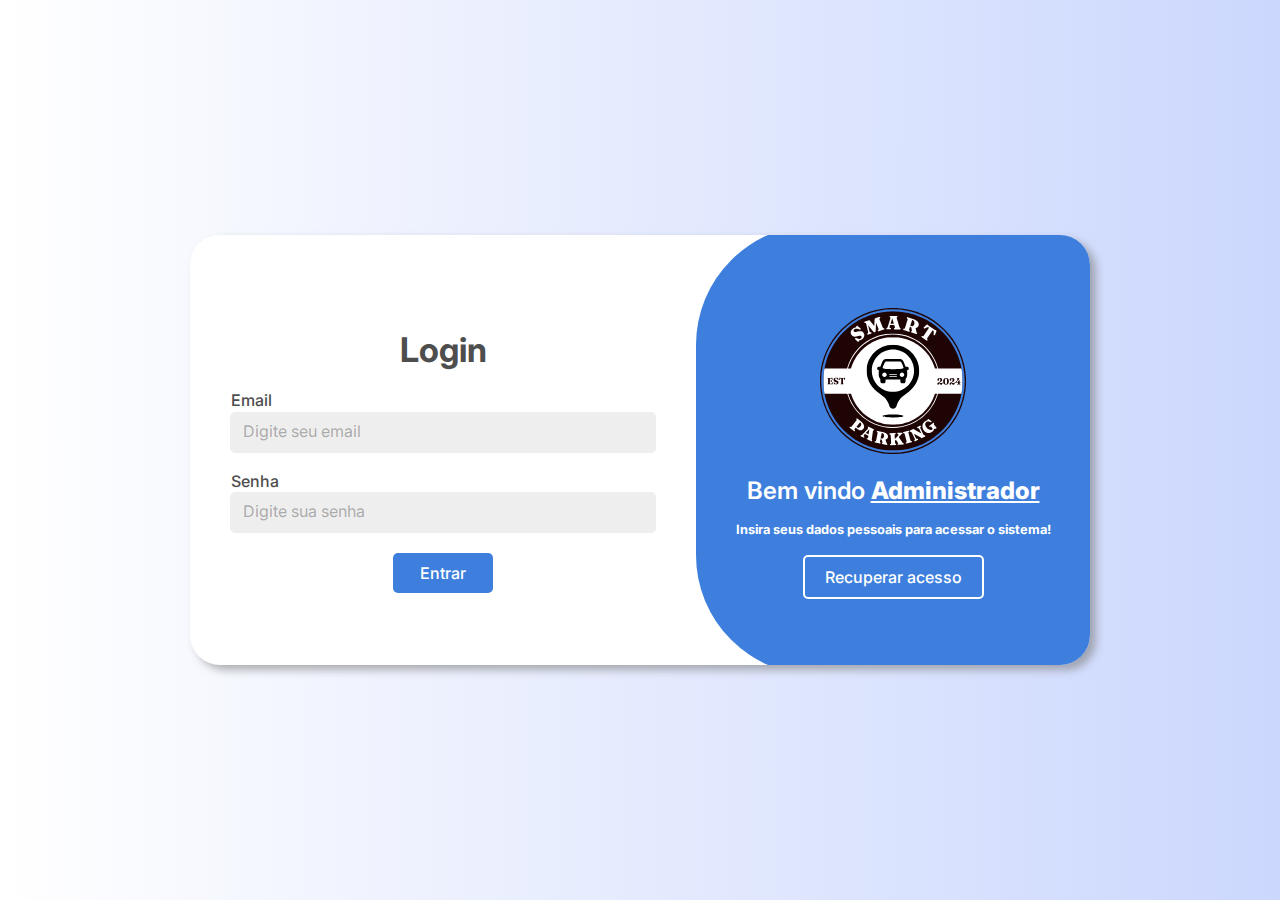
<file: projeto integrador/html/index.html>
<!DOCTYPE html>
<html lang="pt-BR">
<head>
  <meta charset="UTF-8">
  <meta name="viewport" content="width=device-width, initial-scale=1.0">
  <title>Login - Smart Parking</title>
  <link rel="stylesheet" href="../css/login_adm.css">
  <link rel="stylesheet" href="../css/reset.css">
</head>
<body>
  <div class="container">
    <div class="login-form">
      <h1>Login</h1>
      <form action="../html/dashboard.html" method="get">
        <label for="email">Email</label>
        <input type="email" id="email" name="email" placeholder="Digite seu email" required>
    
        <label for="senha">Senha</label>
        <div class="password-wrapper">
            <input type="password" id="senha" name="senha" placeholder="Digite sua senha" required>
        </div>
        <button type="submit">Entrar</button>
    </form>
    
        
      </form>
    </div>
    <div class="info-panel">
      <img src="../PARK.svg" alt="Logo Smart Parking">
      <h2>Bem vindo <span class="adm">Administrador</span></h2>
      <p>Insira seus dados pessoais para acessar o sistema!</p>
      <a href="recuperar_login.html">
        <button>Recuperar acesso</button>
      </a>      
    </div>
  </div>
</body>
</html>
</file>
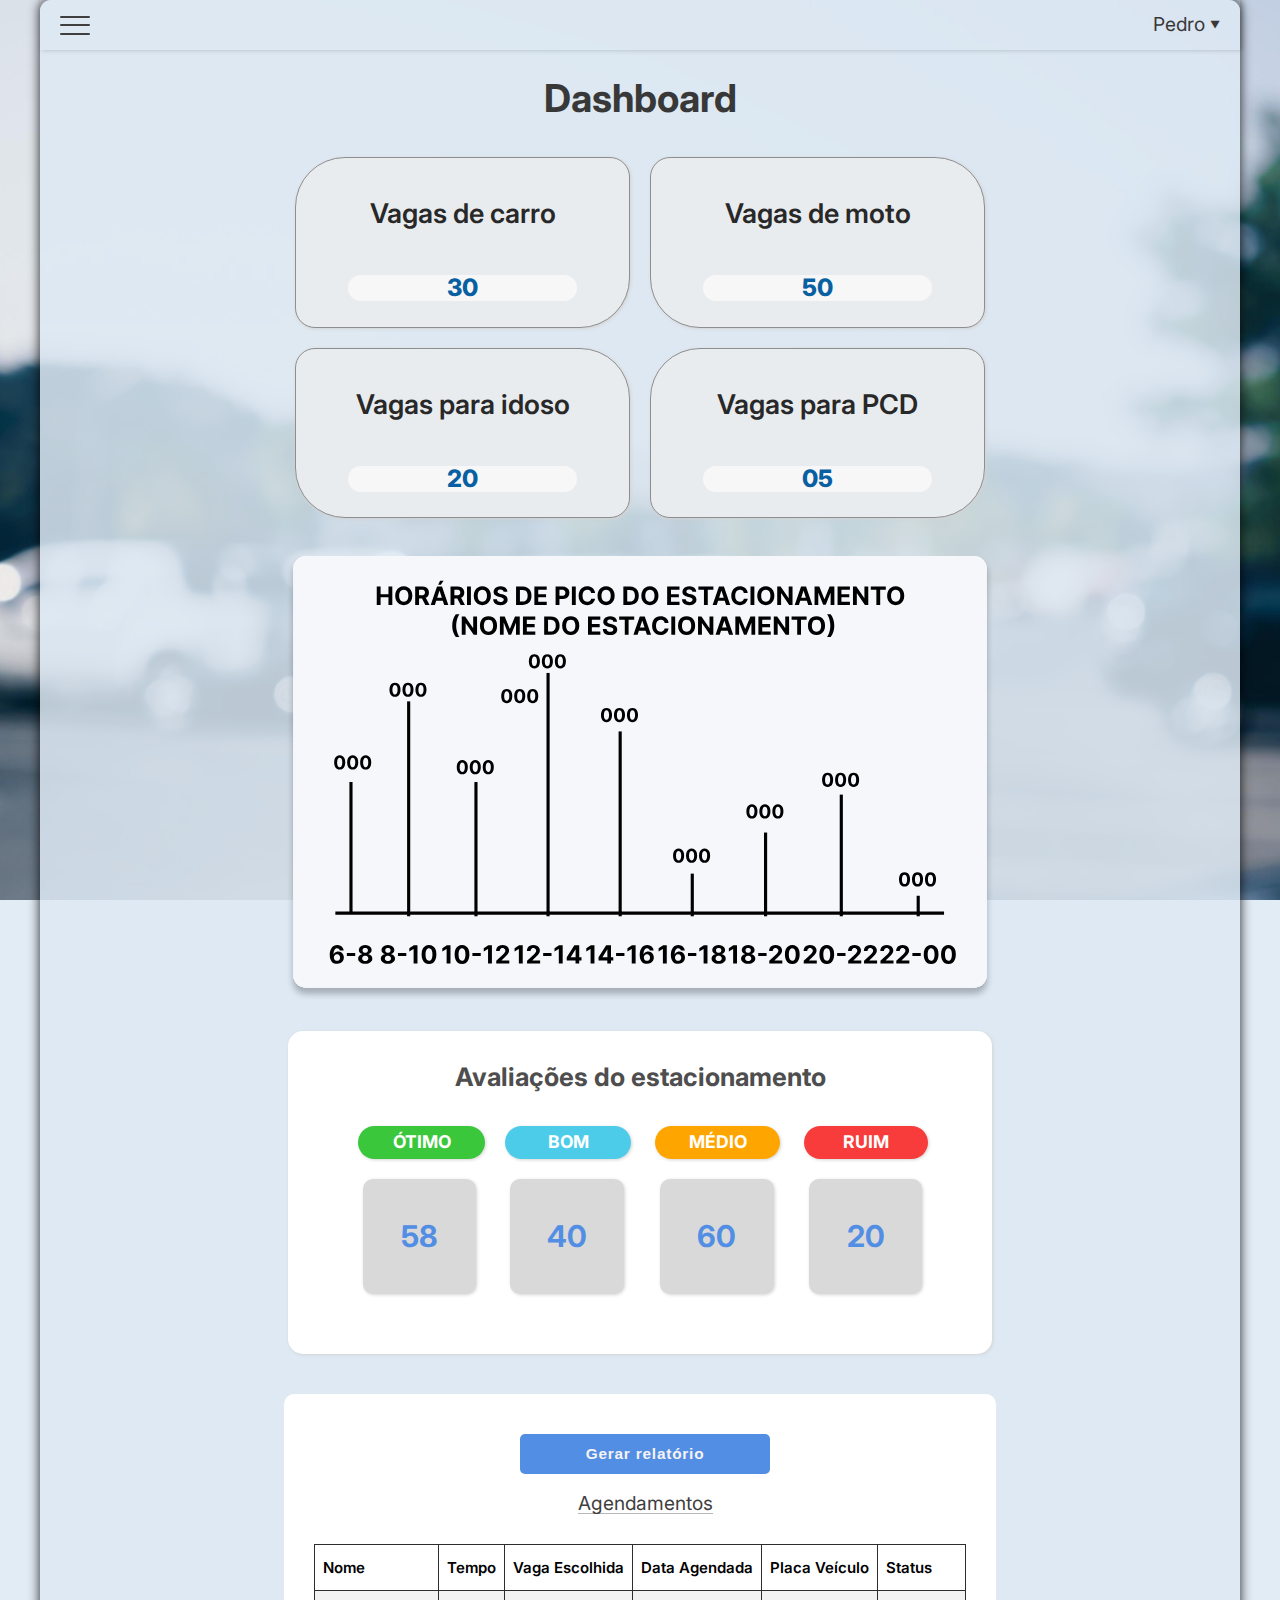
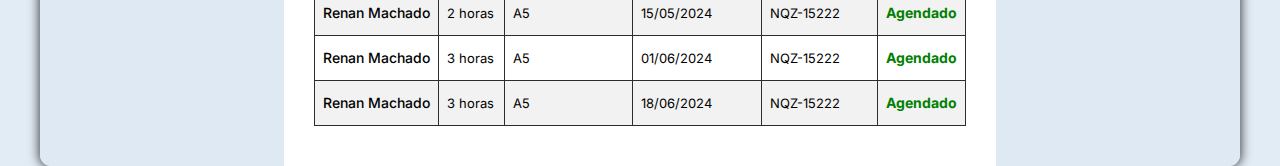
<file: projeto integrador/html/dashboard.html>
<!DOCTYPE html>
<html lang="pt-br">
   <head>
      <meta charset="UTF-8">
      <meta name="viewport" content="width=device-width, initial-scale=1.0">
      <title>Dashboard</title>
      <link rel="stylesheet" href="../css/dashboard_adm.css">
      <link rel="stylesheet" href="../css/reset.css">
      <link rel="stylesheet" href="../css/menu_hamburguer.css">
   </head>
   <body>
      <div class="pagewrapper" id="pagewrapper_id">
         <div class="main-content" id="main-content_id">
            <header class="header" id="header_id">
               <input type="checkbox" id="burger">
               <label class="burger1" for="burger">
               <span></span>
               <span></span>
               <span></span>
               </label>
               <div class="user-info">
                  <span>Pedro</span>
                  <span class="dropdown-arrow">▼</span>
               </div>
               <nav class="sidebar" id="sidebar_id">
                  <div class="logo">
                     <img src="../PARK.svg" alt="">
                     <p class="logo_p">Rotalog Brasil</p>
                  </div>
                  <ul>
                     <li class="sidebar_a">
                        <a href="#"><img src="../img/Performance Macbook.svg" alt="Dashboard Icon"> Dashboard</a>
                     </li>
                     <li class="sidebar_a">
                        <a href="#"><img src="../img/sensores.svg" alt="Sensor Icon"> Verif. Sensores</a>
                     </li>
                     <li class="sidebar_a">
                        <a href="#"><img src="../img/User.svg" alt="Account Icon"> Conta</a>
                     </li>
                     <li class="sidebar_a">
                        <a href="#"><img src="../img/Service.svg" alt="Support Icon"> Suporte</a>
                     </li>
                  </ul>
               </nav>
            </header>
         </div>
         <h2 id="dashboard_id" class="dash">Dashboard</h2>
         <div class="cards" id="cards_id2">
            <div class="card" id="card_id"> 
               <h3>Vagas de carro</h3>
               <p><strong>30</strong></p>
            </div>
            <div class="card card2" id="card_id"> 
               <h3>Vagas de moto</h3>
               <p><strong>50</strong></p>
            </div>
            <div class="card card3" id="card_id">
               <h3>Vagas para idoso</h3>
               <p><strong>20</strong></p>
            </div>
            <div class="card card4" id="card_id">
               <h3>Vagas para PCD</h3>
               <p><strong>05</strong></p>
            </div>
         </div>
         <div class="chart-and-ratings" id="chart-and-ratings">
            <div class="chart">
                <figure id="figure_id">
               <img src="../grafico.svg" alt="Gráfico de horários de pico">
            </figure>
            </div>
            <div class="ratings" id="ratings_id2" >
               <h3 class="parking_h3">Avaliações do estacionamento</h3>
               <div class="ratings-grid" id="ratings_id">
                  <div class="ratings-grid_h3">
                     <h3 class="h3_rating">ÓTIMO</h3>
                     <p><strong>58</strong></p>
                  </div>
                  <div class="ratings-grid_h3" >
                     <h3 class="h3_rating">BOM</h3>
                     <p><strong>40</strong></p>
                  </div>
                  <div class="ratings-grid_h3">
                     <h3 class="h3_rating">MÉDIO</h3>
                     <p><strong>60</strong></p>
                  </div>
                  <div class="ratings-grid_h3">
                     <h3 class="h3_rating">RUIM</h3>
                     <p><strong>20</strong></p>
                  </div>
               </div>
            </div>
         </div>
      </div>
      <section class="appointments" id="appointments_1">
         <button class="report-button">Gerar relatório</button>
         <h3>Agendamentos</h3>
         <table id="table_id">
            <thead>
               <tr class="tr_table">
                  <th>Nome</th>
                  <th>Tempo</th>
                  <th>Vaga Escolhida</th>
                  <th>Data Agendada</th>
                  <th>Placa Veículo</th>
                  <th>Status</th>
               </tr>
            </thead>
            <tbody>
               <tr class="tr_table1">
                  <td id="main_name_table">Renan Machado</td>
                  <td>2 horas</td>
                  <td>A5</td>
                  <td>15/05/2024</td>
                  <td>NQZ-15222</td>
                  <td><span class="status-agendado">Agendado</span></td>
               </tr>
               <tr id="tr_table2">
                  <td id="main_name_table">Renan Machado</td>
                  <td>3 horas</td>
                  <td>A5</td>
                  <td>01/06/2024</td>
                  <td>NQZ-15222</td>
                  <td><span class="status-agendado">Agendado</span></td>
               </tr>
               <tr class="tr_table3">
                  <td id="main_name_table">Renan Machado</td>
                  <td>3 horas</td>
                  <td>A5</td>
                  <td>18/06/2024</td>
                  <td>NQZ-15222</td>
                  <td><span class="status-agendado">Agendado</span></td>
               </tr>
            </tbody>
         </table>
      </section>
      </div>
      </div>
   </body>
</html>
</file>
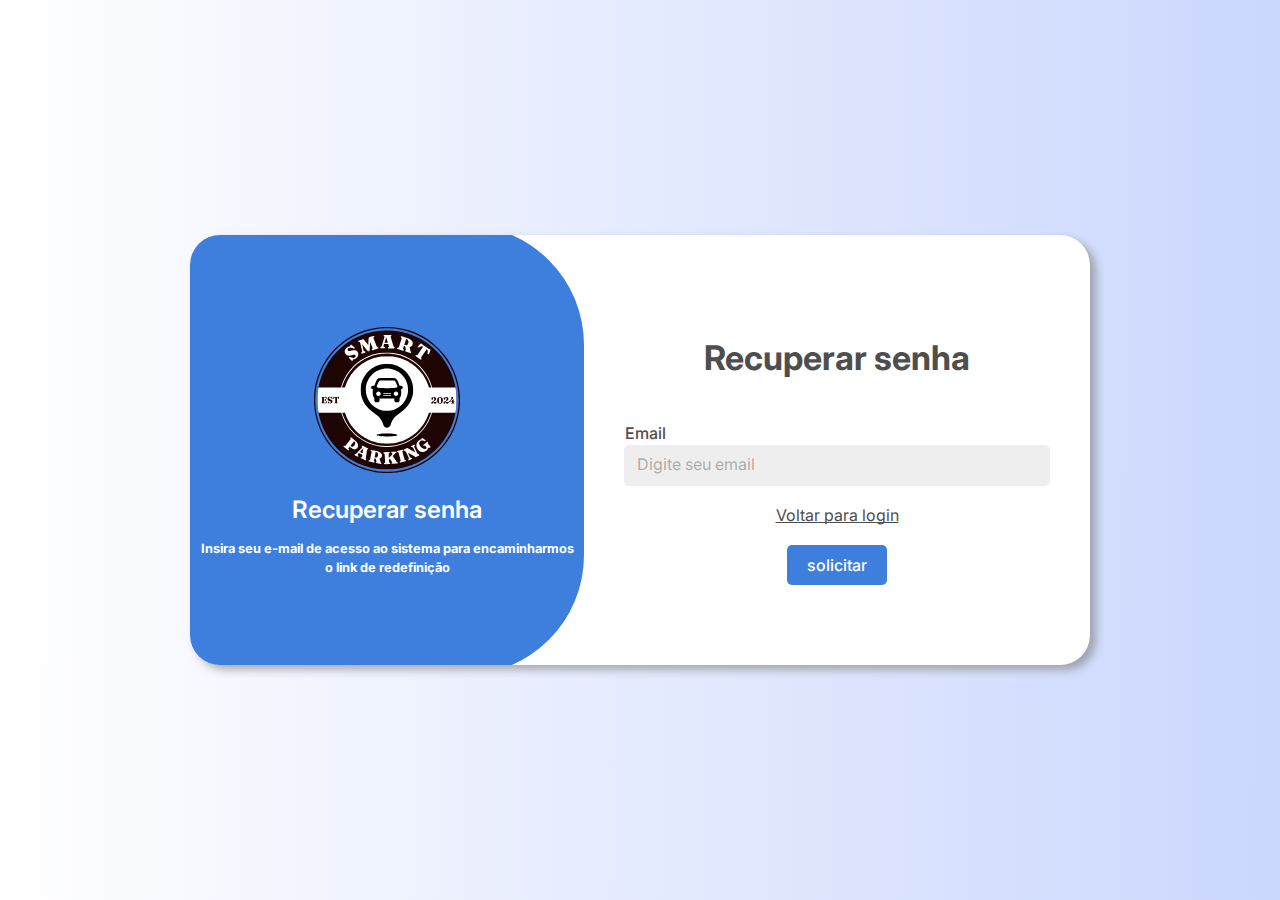
<file: projeto integrador/html/recuperar_login.html>
<!DOCTYPE html>
<html lang="pt-BR">
<head>
  <meta charset="UTF-8">
  <meta name="viewport" content="width=device-width, initial-scale=1.0">
  <title>Login - Smart Parking</title>
  <link rel="stylesheet" href="../css/recover_login.css">
  <link rel="stylesheet" href="../css/reset.css">
</head>
<body>
  <div class="container">
    <div class="info-panel">
        <img src="../PARK.svg" alt="Logo Smart Parking">
        <h2>Recuperar senha</h2>
        <p>Insira seu e-mail de acesso ao sistema para encaminharmos o link de redefinição</p>
     
      </div>
    <div class="login-form">
      <h1>Recuperar senha</h1>
      <form class="forms">
        <label for="email">Email</label>
        <input type="email" id="email" name="email" placeholder="Digite seu email">
        <a class="recover_anchor" href="index.html">Voltar para login</a>
        <button type="submit">solicitar</button>
      </form>
    </div>     
    </div>
  </div>
</body>
</html>
</file>
<file: projeto integrador/css/login_adm.css>
@import url('https://fonts.googleapis.com/css2?family=Inter:ital,opsz,wght@0,14..32,100..900;1,14..32,100..900&display=swap');

  body {
    font-family: "Inter", sans-serif;
    background-color: #f5f5f5;
    display: flex;
    justify-content: center;
    align-items: center;
    height: 100vh;
    background: linear-gradient(90.13deg, #FFFFFF 0.1%, #CBD7FD 99.88%);
  }
  
  .container {
    font-family: "Inter", sans-serif;
    display: flex;
    width: 700px;
    background: white;
    flex-direction: column;
    border-radius: 30px;
    box-shadow: 0 4px 6px rgba(0, 0, 0, 0.1);
    overflow: hidden;
    -webkit-box-shadow: 6px 5px 9px 0px rgba(122,122,122,0.58);
   -moz-box-shadow: 6px 5px 9px 0px rgba(122,122,122,0.58);
    box-shadow: 6px 5px 9px 0px rgba(122,122,122,0.58);
  }
  
  .login-form {
    margin: 0 auto;
    padding: 40px;
  }
  
  .login-form h1 {
    font-family: "Inter", sans-serif;
    font-size: 34px;
    font-weight: 700;
    line-height: 2.5;
    text-align: center;
    color: #4E4E4E;
    
    
  }
  
  .login-form label {
    display: block;
    margin-bottom: 3.4px;
    color: #4E4E4E;
    padding-left: 1px;
    font-family: "Inter", sans-serif;
    font-size: clamp(1rem, 1.2vw , 1.2rem);
    font-weight: 500;


  }
  .login-form input::placeholder{
    font-family: "Inter", sans-serif;
    font-size: clamp(1rem, 1.05vw , 1.05rem);
    font-weight: 400;
    color:  #0000004D;


  }
  
  .login-form input {
    width: clamp(200px, 45vw, 550px);
    background-color: #EEEEEE;
    padding: 12px;
    margin-bottom: 20px;
    border: 1px solid #EEEEEE;
    border-radius: 5px;
  }
  
  .password-wrapper {
    position: relative;
  }
  
  .password-wrapper .show-password {
    position: absolute;
    top: 50%;
    right: 10px;
    transform: translateY(-50%);
    cursor: pointer;
  }
  
  .login-form button {
    width: 100px;
    margin:  0 auto;
    display: flex;
    align-items: center;
    justify-content: center;
    padding: 10px;
    border: none;
    background-color: #3E7FDD;
    font-family: "Inter", sans-serif;
    font-size: 16px;
    font-weight: 500;
    color: #ffffff;
    border-radius: 5px;
    cursor: pointer;
  }
  
  .login-form button:hover {
    background-color:#235ba8;
  }
  
  .adm{
    color: #ffffff;
    text-decoration: underline;
    font-weight: 800;
  }
  .info-panel {
    background: #3E7FDD;
    color: white;
    text-align: center;
    display: flex;
    width: 100%;
    padding-bottom: 20px;
    border-radius: 0px 0px 30px 30px;
    flex-direction: column;
    justify-content: center;
    align-items: center;
    gap: 10px;

  }
  
  .info-panel img {
    width: 150px;
    margin-bottom: 20px;
  }
  
  .info-panel h2 {
    font-family: "Inter", sans-serif;
   margin-top: -30px;
    font-size: 24px;
    font-weight: 700;
    line-height: 29.05px;
    text-align: center;
    

  }
  
  .info-panel p {
    font-family: "Inter", sans-serif;
    font-size: 12px;
    font-weight: 600;
    line-height: 3;
    text-align: center;
  
    
  }
  
  .info-panel button {
    padding: 10px 20px;
    border: 2px solid white;
    background-color: transparent;
    color: white;
    font-size: 1rem;
    border-radius: 5px;
    cursor: pointer;
    font-family: "Inter", sans-serif;
    font-weight: 500;




  }
  
  .info-panel button:hover {
    background-color: white;
    color: #007bff;
  }
  @media (min-width: 700px) {
    .container {
      font-family: "Inter", sans-serif;
      display: flex;
      width: 900px;
      height: 430px;
      align-items: center;
      background: white;
      flex-direction:row;
      border-radius: 30px;
      box-shadow: 0 4px 6px rgba(0, 0, 0, 0.1);
      overflow: hidden;
      -webkit-box-shadow: 6px 5px 9px 0px rgba(122,122,122,0.58);
     -moz-box-shadow: 6px 5px 9px 0px rgba(122,122,122,0.58);
      box-shadow: 6px 5px 9px 0px rgba(122,122,122,0.58);
    } 
    .login-form {
      margin: 0 auto;
      padding: 40px;
    }
    
    .login-form h1 {
      font-family: "Inter", sans-serif;
      font-size: 34px;
      font-weight: 700;
      line-height: 2.5;
      text-align: center;
      color: #4E4E4E;
      
      
    }
    
    .login-form label {
      display: block;
      margin-bottom: 3.4px;
      color: #4E4E4E;
      padding-left: 1px;
      font-family: "Inter", sans-serif;
      font-size: clamp(1rem, 1.2vw , 1.2rem);
      font-weight: 500;
  
  
    }
    .login-form input::placeholder{
      font-family: "Inter", sans-serif;
      font-size: clamp(1rem, 1.02vw , 1.02rem);
      font-weight: 400;
      color:  #0000004D;
  
  
    }
    
    .login-form input {
      width: clamp(200px, 45vw, 400px);
      background-color: #EEEEEE;
      padding: 12px;
      margin-bottom: 20px;
      border: 1px solid #EEEEEE;
      border-radius: 5px;
    }
    
    .password-wrapper {
      position: relative;
    }
    
    .password-wrapper .show-password {
      position: absolute;
      top: 50%;
      right: 10px;
      transform: translateY(-50%);
      cursor: pointer;
    }
    
    .login-form button {
      width: 100px;
      margin:  0 auto;
      display: flex;
      align-items: center;
      justify-content: center;
      padding: 10px;
      border: none;
      background-color: #3E7FDD;
      font-family: "Inter", sans-serif;
      font-size: 16px;
      font-weight: 500;
      color: #ffffff;
      border-radius: 5px;
      cursor: pointer;
    }
    
    .login-form button:hover {
      background-color:#235ba8;
    }
    
   
    .info-panel {
      height: 430px;
      background: #3E7FDD;
      color: white;
      text-align: center;
      display: flex;
      width: 100%;
      padding-bottom: 20px;
      border-radius: 0px 0px 30px 30px;
      flex-direction: column;
      justify-content: center;
      align-items: center;
      gap: 15px;
      border-radius: 120px 30px 30px 120px;
      opacity: 0px;

  
    }
    
    .info-panel img {
      width: 200px;
      margin-bottom: 20px;
    }
    
    .info-panel h2 {
      font-family: "Inter", sans-serif;
     margin-top: -40px;
      font-size: 24px;
      font-weight: 600;
      line-height: 29.05px;
      text-align: center;
      
  
    }
    
    .info-panel p {
      font-family: "Inter", sans-serif;
      font-size: 0.8rem;
      font-weight: 700;
      line-height: 1.5;
      text-align: center;
    
      
    }
    
    .info-panel button {
      padding: 10px 20px;
      border: 2px solid white;
      background-color: transparent;
      color: white;
      font-size: 16px;
      border-radius: 5px;
      cursor: pointer;
    }
    
    .info-panel button:hover {
      background-color: white;
      color: #007bff;
    }
  }
</file>
<file: projeto integrador/css/dashboard_adm.css>
@import url('https://fonts.googleapis.com/css2?family=Inter:ital,opsz,wght@0,14..32,100..900;1,14..32,100..900&display=swap');
@import url('https://fonts.googleapis.com/css2?family=Sorts+Mill+Goudy:ital@0;1&display=swap');
html{}
body {
    font-family: "Inter", sans-serif;
    background-color: rgba(221, 232, 243, 0.849); 
    display: flex;
    flex-direction: column;
    justify-content: center;
    width: 100%;  
    margin: 0 auto;  
    
  }
  .header {
    display: flex;
    flex-direction: row;
    justify-content: space-between;
    padding: 0 20px;
    height: 50px;
    box-shadow: 2px 0 5px rgba(0, 0, 0, 0.2);
  }
.dash{
    font-family: "Inter", sans-serif;
    font-size: 26px;
    font-weight: 700;
    line-height: 2;
    text-align: center;
    padding-top: 10px;
    color:#383838;

}
  .user-info {
    display: flex;
    align-items: center;
    font-size: 14px;
    color: #000;
    cursor: pointer;
  }
  .user-info span{
    font-size: clamp(1rem, 1.05vw , 1.3rem);
    font-family: "Inter", sans-serif;
    font-weight: 400;
    line-height: 19.36px;
    color: #383838;

}
    .logo_p{
        font-family: "Sorts Mill Goudy", serif;
        font-size: clamp(1rem, 1.7vw , 1.4em);
        font-weight: 500;
        line-height: 16px;
        text-align: left;


    }
  
  .user-info .dropdown-arrow {
    margin-left: 5px;
    font-size: 10px;
  }

  .sidebar {
    display: flex; 
    position: absolute;
    top: 0;
    left: 0;
    width: clamp(250px, 60vw, 300px);
    height: 40%;
    flex-direction: column;
    background-color: #5280c0e4;
    color: #fff;
    padding: 20px;
    padding-bottom: 30px;
    box-shadow: 2px 0 5px rgba(0, 0, 0, 0.2);
    transform: translateX(-100%);
    transition: transform 0.3s ease; 
    z-index: 1000;
    border-radius: 0 0 20px 0;
}

#burger:checked ~ .sidebar {
    transform: translateX(0); 
    transform: translatey(13%);
    
}
.sidebar .logo {
   display: flex;
   align-items: center;
   margin-left: -20px;
}
.sidebar .logo img {
    width: 30%;
 }

.sidebar ul {
    gap: 10px;
    list-style: none;
    display: flex;
    padding-top: 10px;
    flex-direction: column;
}

.sidebar ul li {
    margin: 15px 0;
}

.sidebar ul li a {
    color: #fff;
    text-decoration: none;
    font-size: 1rem;
}
.sidebar_a{
    display: flex;
    flex-direction: column;

}
.sidebar_a a{
    display: flex;
    align-items: center;
    gap: 10px;
    font-family: "Inter", sans-serif;
    font-size: 16px;
    font-weight: 400;

    text-align: left;
    


}
.main-content {
    flex: 1;
    width: 100%;

}

header {
    display: flex;
    flex-direction: column; 
    justify-content: center;
    align-items: center;
    margin-bottom: 20px;
}

header h1 {
    font-size: 1.5rem;
}

.cards {
    display: flex;
    flex-wrap: wrap;
    gap: 10px;
    width:clamp(290px, 63vw, 550px);
    padding: 10px;
    color: rgb(40, 40, 40);
    margin: 0 auto;
    justify-content: space-between;
  
}

.card h3{
    font-family: "Inter", sans-serif;
    font-size: clamp(0.8rem, 2vw , 1.5em);
    font-weight: 600;
    padding-top: 10px;
}
.card p{
    font-family: "Inter", sans-serif;
    font-size: clamp(0.9rem, 1.15vw , 1.2em);
    font-weight: 800;
    background-color: #f8f7f7;
    border-radius: 100px;
    margin: 0 auto;
    width: 80%;
    padding: 1px 2px;
    color: rgb(8, 95, 162);
}
.card {
    flex: 1 1 33%; 
    
    border: 1px solid #8e8e8e;
    padding: clamp(10px, 2vw, 80px);
    gap: clamp(20px, 1vw, 40px);
    display: flex;
    flex-direction: column;
    box-sizing: border-box;
    text-align: center;
    border-radius: 30px 20px 30px 20px ;
    -webkit-box-shadow: 1px 1px 3.5px 0px rgba(212,212,212,1);
    -moz-box-shadow: 1px 1px 3.5px 0px rgba(212,212,212,1);
    box-shadow: 1px 1px 3.5px 0px rgba(212,212,212,1);
    background:#e9ecef;
}
.card2{
    border-radius: 20px 30px 20px 30px ;
}
.card3{
    border-radius: 20px 30px 20px 30px ;
}
.card4{
    border-radius: 30px 20px 30px 20px ;
}
.chart-and-ratings {
    display: flex;
    flex-direction: column;
    gap: 20px;
   
    margin-bottom: 20px;
}
.chart{
    display: flex;
    margin: 0 auto;
    
    
}
.chart img{
    width:clamp(300px, 64.5vw, 565px);
    padding-top: 20px;
    margin: 0 auto;
    
}
.chart, .ratings {
    flex: 1;
    padding: 8px;
    border-radius: 5px;
    margin: 0 auto;
    
}
.ratings{
    background-color: #FFFFFF;
    width:clamp(280px, 61.5vw, 550px);
    display: flex;
    flex-direction: column;
    border-radius: 15px;
    margin-top: -15px;
    align-items: center;
    -webkit-box-shadow: 1px 1px 3.5px 0px rgba(212,212,212,1);
    -moz-box-shadow: 1px 1px 3.5px 0px rgba(212,212,212,1);
    box-shadow: 1px 1px 3.5px 0px rgba(212,212,212,1);
}
.parking_h3{
    font-family: "Inter", sans-serif;
    font-size: clamp(1.1rem, 2vw , 1.7rem);
    font-weight: 700;
    line-height: 3;
    text-align: center;
    color: #4E4E4E;
}
.ratings-grid > div:nth-child(1) h3 {
    background-color: #3bc73b;
    padding: 3px 10px;
    border-radius: 20px;
    font-family: "Inter", sans-serif;
    font-size: 12px;
    font-weight: 700;
    line-height: 16.94px;
    text-align: center;
    color: #FFFFFF;
    -webkit-box-shadow: 1px 1px 3.5px 0px rgba(212,212,212,1);
    -moz-box-shadow: 1px 1px 3.5px 0px rgba(212,212,212,1);
    box-shadow: 1px 1px 3.5px 0px rgba(212,212,212,1);

}

.ratings-grid > div:nth-child(2) h3 {
    background: #4dcce9;
    padding: 3px;
    border-radius: 20px;
    font-family: "Inter", sans-serif;
    font-size: 12px;
    font-weight: 700;
    line-height: 16.94px;
    text-align: center;
    color: #ffffff;
    -webkit-box-shadow: 1px 1px 3.5px 0px rgba(212,212,212,1);
    -moz-box-shadow: 1px 1px 3.5px 0px rgba(212,212,212,1);
    box-shadow: 1px 1px 3.5px 0px rgba(212,212,212,1);
}

.ratings-grid > div:nth-child(3) h3 {
   background:  #FFA500;
   padding: 3px;
   border-radius: 20px;
   font-family: "Inter", sans-serif;
   font-size: 12px;
   font-weight: 700;
   line-height: 16.94px;
   text-align: center;
   -webkit-box-shadow: 1px 1px 3.5px 0px rgba(212,212,212,1);
    -moz-box-shadow: 1px 1px 3.5px 0px rgba(212,212,212,1);
    box-shadow: 1px 1px 3.5px 0px rgba(212,212,212,1);
   color: #ffffff;
}

.ratings-grid > div:nth-child(4) h3 {
    background-color: #f83c3c;
    padding: 3px;
    border-radius: 20px;
    font-family: "Inter", sans-serif;
    font-size: 12px;
    font-weight: 700;
    line-height: 16.94px;
    text-align: center;
    color: #ffffff;
    -webkit-box-shadow: 1px 1px 3.5px 0px rgba(212,212,212,1);
    -moz-box-shadow: 1px 1px 3.5px 0px rgba(212,212,212,1);
    box-shadow: 1px 1px 3.5px 0px rgba(212,212,212,1);
}

.ratings-grid {
    margin: 0 auto;
    display: grid;
    grid-template-columns: repeat(2, 1fr);
    gap: 5px;
    text-align: center;
    border-radius: 10px;
   
   
}

.ratings-grid div {
    padding: 10px;
    display: flex;
    gap: 20px;
    flex-direction: column;
    border-radius: 5px;
    
}
.ratings-grid p{
    background: #D9D9D9;
    padding:  clamp(20px, 3vw, 70px);
    width: 40%;
    margin: 0 auto;
    border-radius: 10px;
    font-family: "Inter", sans-serif;
    font-size: 26px;
    font-weight: 700;
    line-height: 31.47px;
    text-align: center;
    -webkit-box-shadow: 1px 1px 3.5px 0px rgba(212,212,212,1);
    -moz-box-shadow: 1px 1px 3.5px 0px rgba(212,212,212,1);
    box-shadow: 1px 1px 3.5px 0px rgba(212,212,212,1);
    color:#528ee3;
}
.appointments{
    background: #FFFFFF;
    display: flex;
    flex-direction: column;
    margin-top: 30px;
    border-radius: 10px 10px 0 0;
}
.appointments button{
    padding: 7px 10px;
    background-color: #528ee3;
    color: #f5f3f3;
    border: none;
    border-radius: 5px;
    text-align: center;
    cursor: pointer;
    font-size: clamp(0.9rem, 1.2vw , 1.2rem);
    font-weight: 550;
    letter-spacing: 0.8px;
    width: clamp(120px, 45vw, 250px);
    height:clamp(10px, 45vw, 40px);
    margin-bottom: 20px;
    margin-top: 20px;
    margin-left: 10px;
}
.appointments table {
    width: 100%;
    border-collapse: collapse;
    margin: 10px 0;
    padding: 10px;
    display: block;
    overflow-x: auto;
    white-space: nowrap;
}
.appointments th,
.appointments td {
    text-align: left;
    padding: 15px 8px 15px 8px;
    border: 1px solid #2d2d2d;
    
}

#tr_table2 td{
    background-color: #ffffff
}
.appointments th {
    font-size: 15px;
    font-weight: 600;
    font-family: "Inter", sans-serif;
    background-color: #ffffff;
}
.appointments td {
    background-color: #F2F2F2;
    font-size: 13px;
    font-family: "Inter", sans-serif;
    padding: 15px 8px 15px 8px;
}
#main_name_table{
    font-weight: 500;
    font-size: 14px;
}
.appointments h3 {
    font-family: "Inter", sans-serif;
    font-size: 16px;
    color: #403E3E;
    border-bottom: 1px solid #B5B7BA;
    margin-left: 10px;
}
.status-agendado {
    font-size: 14px;
}

.status-agendado {
    color: green;
    font-family: "Inter", sans-serif;
    font-weight: bold;
}
@media (min-width: 768px) {
    #appointments_1{
        padding: 20px;
        margin: 0 auto;
        margin-top: 20px;
    }
    .user-info span{
        font-size: clamp(1.2rem, 1.05vw , 1.3rem);
        font-family: "Inter", sans-serif;
        font-weight: 400;
        line-height: 19.36px;
        color: #383838;

    }
    .card{
        border-radius: 50px 20px 50px 20px
    }
    .card2{
        border-radius: 20px 50px 20px 50px ;
    }
    .card3{
        border-radius: 20px 50px 20px 50px ;
    }
    .card4{
        border-radius: 50px 20px 50px 20px ;
    }
}
@media (min-width: 1024px) {
    html{
        background-image:url(../blurred-car-parking-lot-with-many-cars-abstract-background-free-photo.jpg);
        background-attachment: fixed;
        background-position: center;
        background-size: cover;
    }
    html, body {
   
    margin: 0; 
    display: flex;
    justify-content: center; 
    
    background-color: rgba(221, 232, 243, 0.849); 
}

body {
    max-width: 1200px; 
    width: 100%; 
    margin-top: 30px; 
    box-shadow: 0px 0px 11px 1px rgba(0, 0, 0, 0.75);
    border-radius: 11px; 
    padding: 20px; 
 }
   #sidebar_id {
        display: none; 
        height: 700px;
        top: 50px;
        margin-left: -431px;
        box-shadow: 2px 0 5px rgba(0, 0, 0, 0.2);
        transform: translateX(-100%);
        transition: transform 0.3s ease; 
        z-index: 1000; 
   }

    #burger:checked ~ .sidebar {
        
        display: flex;
        left: 50%; 
        transform: translateX(-50%); 
        
    
        
    }
 

    .appointments {
        display: flex;
        justify-content: center; 
        align-items: center; 
        padding: 20px;
    }
    .appointments h3{
        font-size: clamp(1.2rem, 1.05vw , 1.3rem);
    }
    #table_id {
        width: 100%; 
        border-collapse: collapse;
        margin-top: 20px; 
        text-align: center; 
    }
  
    #cards_id{
        padding: 20px;
       
        color: rgb(40, 40, 40);
        margin: 0 auto;
        justify-content: space-between;
    }
    #cards_id2{
        display: flex;
        flex-wrap: wrap;
        gap: 20px;
        width:clamp(290px, 60vw, 690px);
        padding: 10px;
        color: rgb(40, 40, 40);
        margin: 0 auto;
        justify-content: space-between;
    }
    #card_id p{
        font-size: clamp(1.5rem, 1.05vw , 1.5rem);
    }
    #card_id h3{
        line-height: 3;
        margin-top: -20px;
        font-size: clamp(1.7rem, 1.2vw , 1.7rem);
     }

    #main-content_id{
    
    }
    #dashboard_id{
        font-size: 2.4rem;
        text-align: center;
      
        padding-bottom: 10px;
    }
    #chart-and-ratings{
   
   
    }
    #ratings_id{
     
    }
    
    #figure_id img{
        width:clamp(300px, 64.5vw, 706px);
    }
    .chart {

    }

    .ratings {
        width:clamp(300px, 64.5vw, 688px);
        margin: 0 auto;
        padding-bottom: 50px;
      
    }
    .ratings-grid p{
        background: #D9D9D9;
        padding: 20px 35px;
        width: 40%;
        
        margin: 0 auto;
        border-radius: 10px;
        font-family: "Inter", sans-serif;
        font-size: 30px;
        font-weight: 700;
        line-height: 2.5;
        text-align: center;
    }
    .ratings-grid {
       display: flex;
       gap: 20px;
      
    }
    .ratings-grid_h3 h3{
        margin: 0 auto;
        width: 100%;
        margin-left: -5px;
    }
    .ratings-grid_h3 {
        text-align: center;
        
        
    }
    .ratings-grid > div:nth-child(1) h3 {
        padding: 8px 10px;
        font-size: clamp(1.1rem, 1.0vw , 1.1rem);
     
    
    }
    
    .ratings-grid > div:nth-child(2) h3 {
        padding: 8px;
        font-size: clamp(1.1rem, 1.0vw , 1.1rem);
     
    }
    
    .ratings-grid > div:nth-child(3) h3 {
       padding: 8px;
       font-size: clamp(1.1rem, 1.0vw , 1.1rem);

    }
    
    .ratings-grid > div:nth-child(4) h3 {
        padding: 8px;
        font-size: clamp(1.1rem, 1.0vw , 1.1rem);
      
    }
    
   
}
</file>
<file: projeto integrador/css/menu_hamburguer.css>
.burger {
    position: fixed;
    top: 10px; 
    left: 10px; 
    width: 30px;
    height: 25px; 
    cursor: pointer;
    z-index: 1100; 
}

.burger span {
    background: #232323;
    height: 4px;
    border-radius: 2px;
}

.burger input {
    display: none; 
}
 
#burger {
    display: none;
}


#burger + label {
    position: relative;
    display: inline-block;
    width: 30px;
    height: 19px; 
    cursor: pointer;
}


#burger + label span {
    display: block;
    position: absolute;
    width: 100%; 
    height: 2px; 
    background: #3f3f3f; 
    border-radius: 3px;
    transition: 0.3s ease-in-out;
}


#burger + label span:nth-child(1) {
    top: 0;
}

#burger + label span:nth-child(2) {
    top: 50%;
    transform: translateY(-50%);
}

#burger + label span:nth-child(3) {
    top: 100%;
    transform: translateY(-100%);
}

#burger:checked + label span:nth-child(1) {
    transform: rotate(45deg);
    top: 10px; 
}

#burger:checked + label span:nth-child(2) {
    opacity: 0; }

#burger:checked + label span:nth-child(3) {
    transform: rotate(-45deg);
    top: 10px; 
}
</file>
<file: projeto integrador/css/recover_login.css>
@import url('https://fonts.googleapis.com/css2?family=Inter:ital,opsz,wght@0,14..32,100..900;1,14..32,100..900&display=swap');

  body {
    font-family: "Inter", sans-serif;
    background-color: #f5f5f5;
    display: flex;
    justify-content: center;
    align-items: center;
    height: 100vh;
    background: linear-gradient(90.13deg, #FFFFFF 0.1%, #CBD7FD 99.88%);

  }
  
  .container {
    font-family: "Inter", sans-serif;
    display: flex;
    width: 700px;
    background: white;
    flex-direction: column;
    border-radius: 30px;
    box-shadow: 0 4px 6px rgba(0, 0, 0, 0.1);
    overflow: hidden;
    -webkit-box-shadow: 6px 5px 9px 0px rgba(122,122,122,0.58);
   -moz-box-shadow: 6px 5px 9px 0px rgba(122,122,122,0.58);
    box-shadow: 6px 5px 9px 0px rgba(122,122,122,0.58);
  }
  
  .login-form {
    margin: 0 auto;
    padding: 40px;
    display: flex;
    flex-direction: column;
    gap: 25px;
  }
  .forms{
    display: flex;
    flex-direction: column;
  }
  
  .login-form h1 {
    font-family: "Inter", sans-serif;
    font-size: clamp(1.6rem, 1.2vw , 2.1rem);
    font-weight: 700;
    text-align: center;
    color: #4E4E4E;
    
    
  }
  
  .login-form label {
    display: block;
    margin-bottom: 3.2px;
    color: #4E4E4E;
    padding-left: 1px;
    font-family: "Inter", sans-serif;
    font-size: clamp(1rem, 1.2vw , 1.2rem);
    font-weight: 500;


  }
  .login-form input::placeholder{
    font-family: "Inter", sans-serif;
    font-size: clamp(1rem, 1.02vw , 1.02rem);
    font-weight: 400;
    color:  #0000004D;


  }
  
  .login-form input {
    width: clamp(200px, 45vw, 550px);
    background-color: #EEEEEE;
    padding: 12px;
    margin-bottom: 20px;
    border: 1px solid #EEEEEE;
    border-radius: 5px;
  }
  
  .password-wrapper {
    position: relative;
  }
  
  .password-wrapper .show-password {
    position: absolute;
    top: 50%;
    right: 10px;
    transform: translateY(-50%);
    cursor: pointer;
  }
  .recover_anchor{
    font-family: "Inter", sans-serif;
    font-size: clamp(1rem, 1.02vw , 1.02rem);
    font-weight: 400;
    line-height: 19.36px;
    text-align: center;
    text-decoration: underline;
    text-decoration-skip-ink: none;
    color: #4E4E4E;
    padding-bottom: 20px;

  }
  .login-form button {
    width: 100px;
    margin:  0 auto;
    display: flex;
    align-items: center;
    justify-content: center;
    padding: 10px;
    border: none;
    background-color: #3E7FDD;
    font-family: "Inter", sans-serif;
    font-size: 16px;
    font-weight: 500;
    color: #ffffff;
    border-radius: 5px;
    cursor: pointer;
  }
  
  .login-form button:hover {
    background-color:#235ba8;
  }
  
 
  .info-panel {
    background: #3E7FDD;
    color: white;
    text-align: center;
    display: flex;
    width: 100%;
    padding-bottom: 20px;
    border-radius: 30px 30px 0px 0px;
    flex-direction: column;
    justify-content: center;
    align-items: center;
    gap: 10px;

  }
  
  .info-panel img {
    width: 150px;
    margin-bottom: 20px;
  }
  
  .info-panel h2 {
    font-family: "Inter", sans-serif;
    margin-top: -30px;
    font-size: 24px;
    font-weight: 700;
    line-height: 29.05px;
    text-align: center;
    

  }
  
  .info-panel p {
    font-family: "Inter", sans-serif;
    font-size: clamp(0.8rem, 1.2vw , 1.2rem);
    font-weight: 600;
    line-height: 1.5;
    padding-right: 10px;
    padding-left: 10px;
    padding-bottom: 3px;
    text-align: center;
  }
  .info-panel button {
    padding: 10px 20px;
    border: 2px solid white;
    background-color: transparent;
    color: white;
    font-size: 1rem;
    border-radius: 5px;
    cursor: pointer;
    font-family: "Inter", sans-serif;
    font-weight: 500;
  }
  
  .info-panel button:hover {
    background-color: white;
    color: #007bff;
  }
  @media (min-width: 700px) {
    .container {
      font-family: "Inter", sans-serif;
      display: flex;
      width: 900px;
      height: 430px;
      align-items: center;
      background: white;
      flex-direction:row;
      border-radius: 30px;
      box-shadow: 0 4px 6px rgba(0, 0, 0, 0.1);
      overflow: hidden;
      -webkit-box-shadow: 6px 5px 9px 0px rgba(122,122,122,0.58);
     -moz-box-shadow: 6px 5px 9px 0px rgba(122,122,122,0.58);
      box-shadow: 6px 5px 9px 0px rgba(122,122,122,0.58);
    } 
    .login-form {
      margin: 0 auto;
      padding: 40px;
    }
    
    .login-form h1 {
      font-family: "Inter", sans-serif;
      font-size: 34px;
      font-weight: 700;
      line-height: 2.5;
      text-align: center;
      color: #4E4E4E;
      
      
    }
    
    .login-form label {
      display: block;
      margin-bottom: 3.4px;
      color: #4E4E4E;
      padding-left: 1px;
      font-family: "Inter", sans-serif;
      font-size: clamp(1rem, 1.2vw , 1.2rem);
      font-weight: 500;
  
  
    }
    .login-form input::placeholder{
      font-family: "Inter", sans-serif;
      font-size: clamp(1rem, 1.05vw , 1.05rem);
      font-weight: 400;
      color:  #0000004D;
  
  
    }
    
    .login-form input {
      width: clamp(200px, 45vw, 400px);
      background-color: #EEEEEE;
      padding: 12px;
      margin-bottom: 20px;
      border: 1px solid #EEEEEE;
      border-radius: 5px;
    }
    
    .password-wrapper {
      position: relative;
    }
    
    .password-wrapper .show-password {
      position: absolute;
      top: 50%;
      right: 10px;
      transform: translateY(-50%);
      cursor: pointer;
    }
    
    .login-form button {
      width: 100px;
      margin:  0 auto;
      display: flex;
      align-items: center;
      justify-content: center;
      padding: 10px;
      border: none;
      background-color: #3E7FDD;
      font-family: "Inter", sans-serif;
      font-size: 16px;
      font-weight: 500;
      color: #ffffff;
      border-radius: 5px;
      cursor: pointer;
    }
    
    .login-form button:hover {
      background-color:#235ba8;
    }
    
   
    .info-panel {
      height: 430px;
      background: #3E7FDD;
      color: white;
      text-align: center;
      display: flex;
      width: 100%;
      padding-bottom: 20px;
      border-radius: 0px 0px 30px 30px;
      flex-direction: column;
      justify-content: center;
      align-items: center;
      gap: 15px;
      border-radius: 30px 120px 120px 30px;
      opacity: 0px;

  
    }
    
    .info-panel img {
      width: 200px;
      margin-bottom: 20px;
    }
    
    .info-panel h2 {
      font-family: "Inter", sans-serif;
     margin-top: -40px;
      font-size: 24px;
      font-weight: 600;
      
      line-height: 29.05px;
      text-align: center;
      
  
    }
    
    .info-panel p {
      font-family: "Inter", sans-serif;
      font-size: clamp(0.8rem, 0.8vw , 1rem);
      font-weight: 700;
      line-height: 1.5;
      text-align: center;
    
      
    }
    
    .info-panel button {
      padding: 10px 20px;
      border: 2px solid white;
      background-color: transparent;
      color: white;
      font-size: 16px;
      border-radius: 5px;
      cursor: pointer;
    }
    
    .info-panel button:hover {
      background-color: white;
      color: #007bff;
    }
  }
</file>
